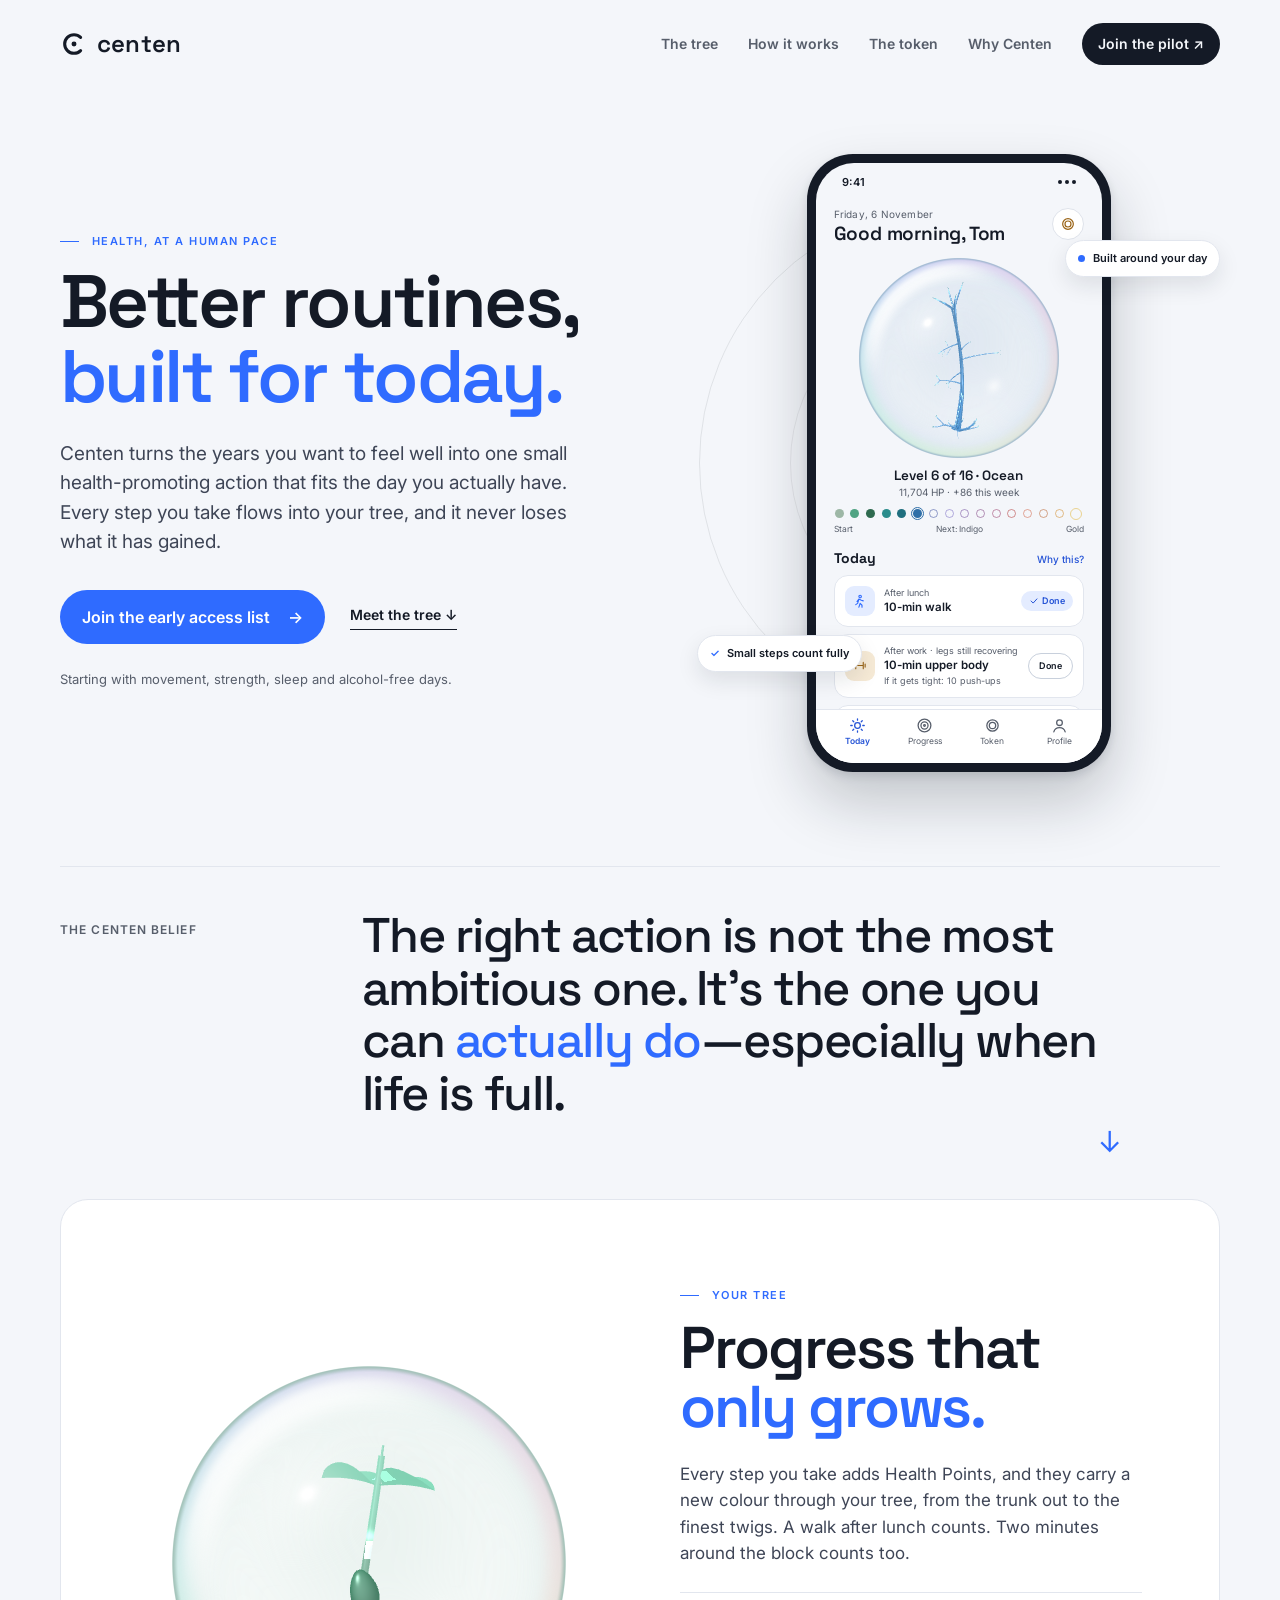
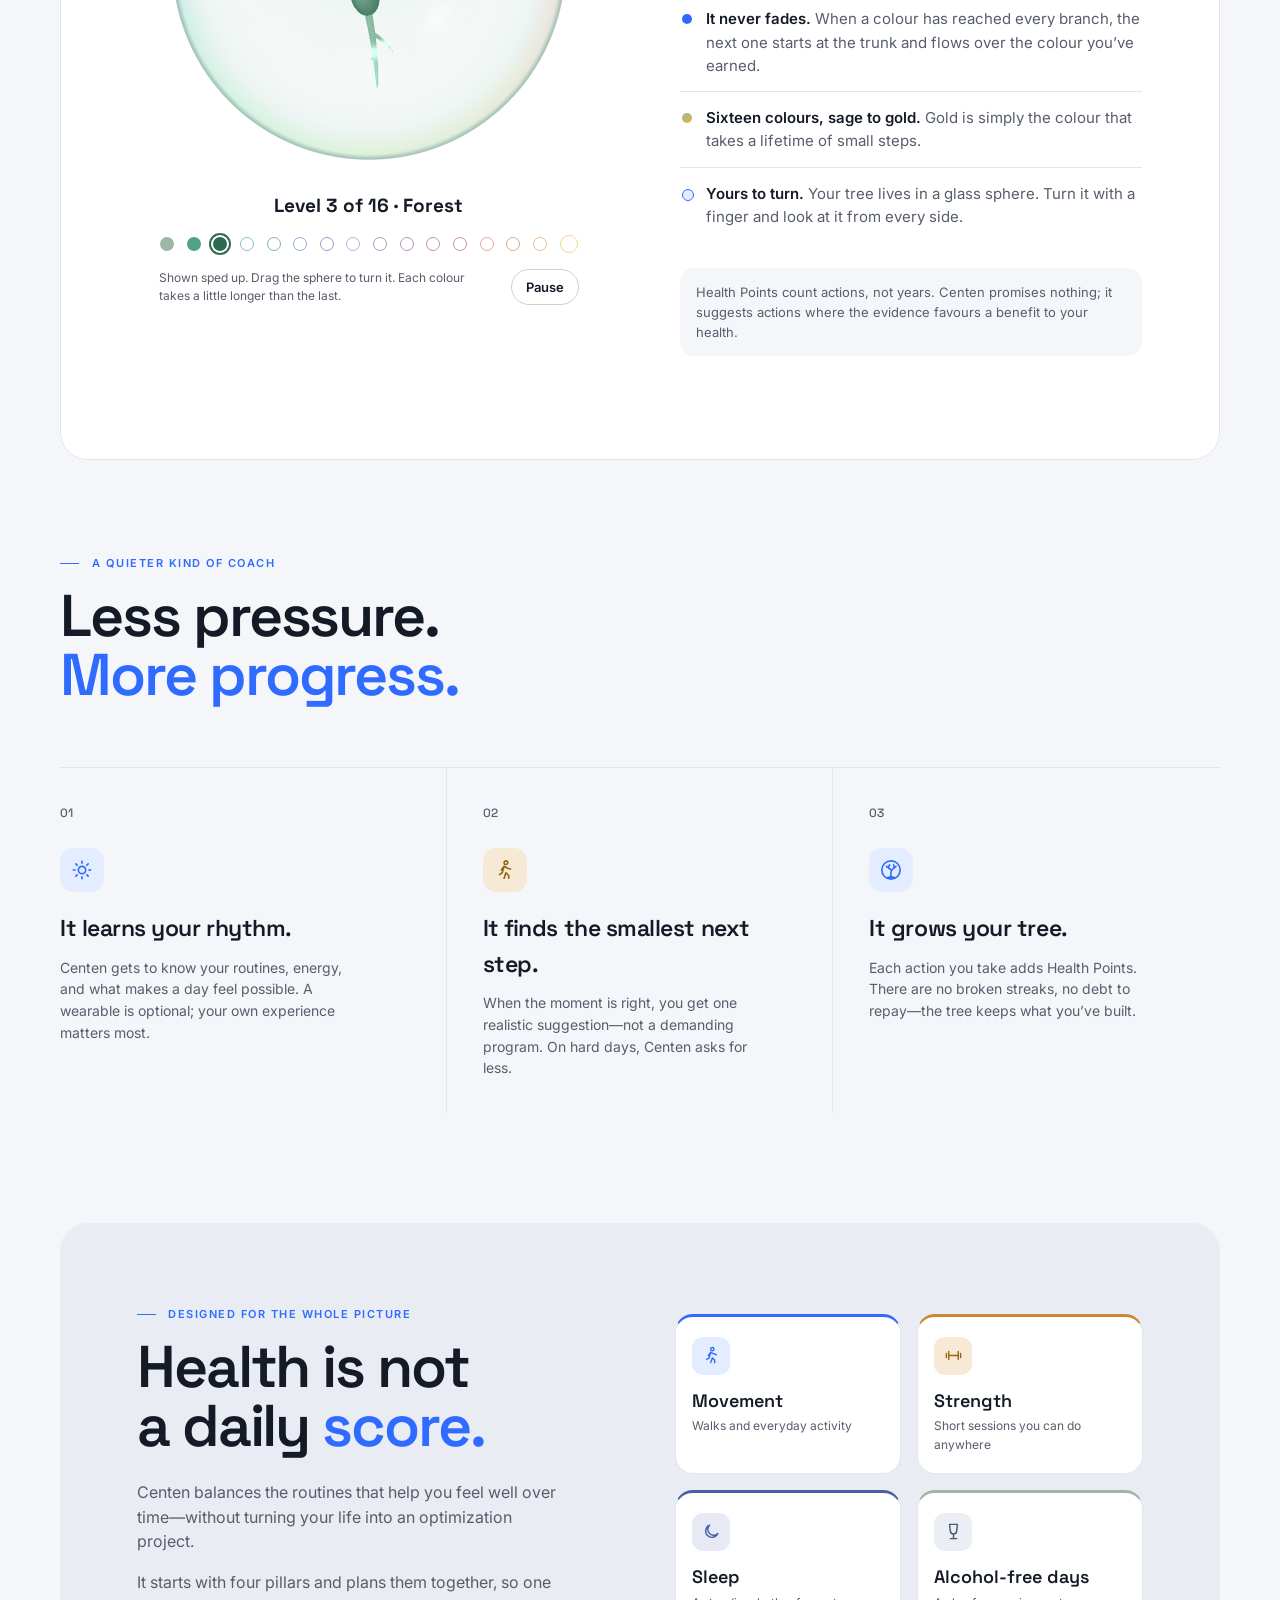
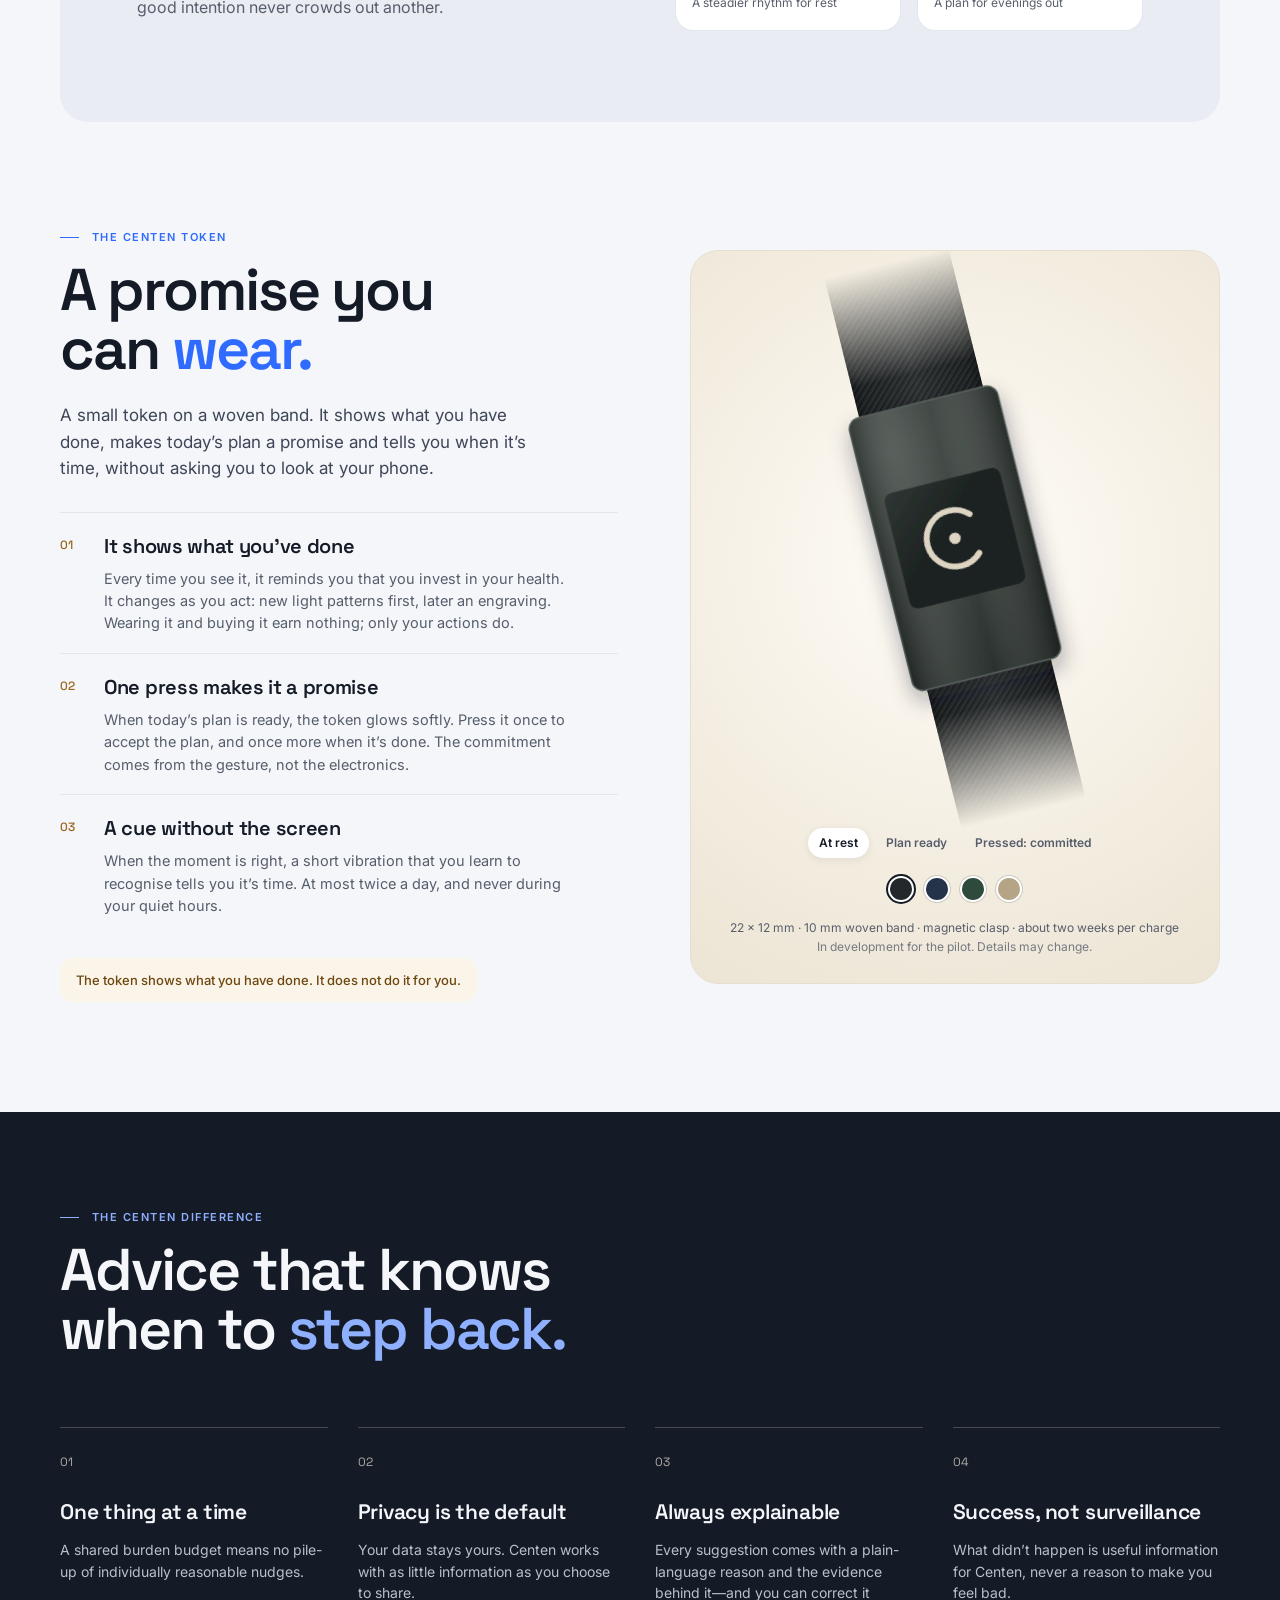
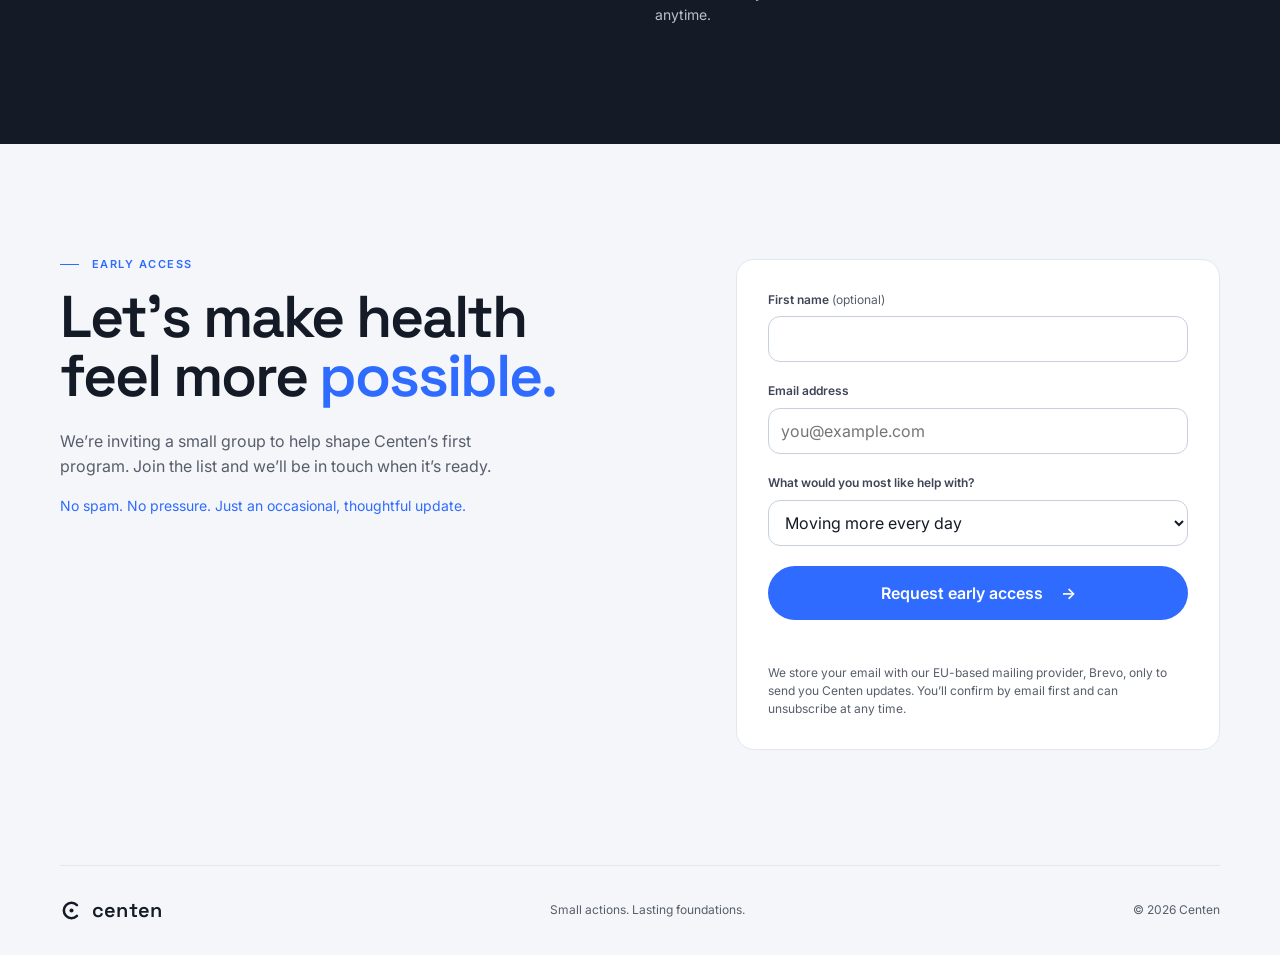
<file: index.html>
<!doctype html>
<html lang="en">
  <head>
    <meta charset="UTF-8" />
    <meta name="viewport" content="width=device-width, initial-scale=1.0" />
    <meta name="description" content="Centen turns your long-term health ambition into one small action that fits today, and a tree that grows with every step you take." />
    <meta name="theme-color" content="#141A26" />
    <title>Centen — Health routines that fit real life</title>
    <link rel="icon" href="assets/favicon.svg" type="image/svg+xml" />
    <link rel="icon" href="assets/favicon-32.png" sizes="32x32" type="image/png" />
    <link rel="apple-touch-icon" href="assets/apple-touch-icon.png" />
    <link rel="manifest" href="site.webmanifest" />
    <meta property="og:title" content="Centen — Health routines that fit real life" />
    <meta property="og:description" content="One small action that fits today, and a tree that only ever grows." />
    <meta property="og:image" content="assets/icon-512.png" />
    <link rel="preconnect" href="https://fonts.googleapis.com" />
    <link rel="preconnect" href="https://fonts.gstatic.com" crossorigin />
    <link href="https://fonts.googleapis.com/css2?family=Inter:wght@400;500;600&family=Space+Grotesk:wght@500;600&display=swap" rel="stylesheet" />
    <link rel="stylesheet" href="styles.css" />
  </head>
  <body>
    <header class="site-header">
      <a class="brand" href="#top" aria-label="Centen home">
        <svg class="brand-mark" aria-hidden="true" viewBox="0 0 120 120"><path d="M88.3 31.7 A40 40 0 1 0 88.3 88.3" fill="none" stroke="currentColor" stroke-width="13.2" stroke-linecap="round"/><circle cx="60" cy="60" r="10.6" fill="currentColor"/></svg>centen
      </a>
      <nav aria-label="Main navigation">
        <a href="#tree">The tree</a>
        <a href="#how-it-works">How it works</a>
        <a href="#token">The token</a>
        <a href="#principles">Why Centen</a>
        <a class="nav-cta" href="#waitlist">Join the pilot <span aria-hidden="true">↗</span></a>
      </nav>
    </header>

    <main id="top">
      <section class="hero section-shell">
        <div class="hero-copy">
          <p class="eyebrow"><span></span> Health, at a human pace</p>
          <h1>Better routines,<br /><em>built for today.</em></h1>
          <p class="hero-intro">Centen turns the years you want to feel well into one small health-promoting action that fits the day you actually have. Every step you take flows into your tree, and it never loses what it has gained.</p>
          <div class="hero-actions">
            <a class="button button-primary" href="#waitlist">Join the early access list <span aria-hidden="true">→</span></a>
            <a class="text-link" href="#tree">Meet the tree <span aria-hidden="true">↓</span></a>
          </div>
          <p class="fine-print">Starting with movement, strength, sleep and alcohol-free days.</p>
        </div>

        <div class="hero-visual">
          <div class="ring-echo" aria-hidden="true"></div>
          <figure class="phone" aria-label="Preview of the Centen Today screen">
            <div class="phone-screen">
              <div class="phone-status" aria-hidden="true"><span>9:41</span><span class="status-icons"><i></i><i></i><i></i></span></div>
              <div class="app-head">
                <div><span class="app-date">Friday, 6 November</span><strong class="app-greeting">Good morning, Tom</strong></div>
                <span class="token-btn" aria-label="Token connected" role="img"><svg aria-hidden="true" viewBox="0 0 24 24" fill="none" stroke="currentColor" stroke-width="1.8"><circle cx="12" cy="12" r="8"/><circle cx="12" cy="12" r="4.5"/></svg></span>
              </div>

              <canvas class="tree" data-tree="hero" role="img" aria-label="A tree in a glass sphere: Ocean flowing out from the trunk over the earned colour Petrol"></canvas>
              <div class="heart-meta">
                <strong data-level-title>Level 6 of 16 · Ocean</strong>
                <span><span data-hp>11,704</span> HP · +86 this week</span>
              </div>
              <div class="level-path" data-level-path="hero" aria-hidden="true"></div>
              <div class="level-caption" aria-hidden="true"><span>Start</span><span data-next>Next: Indigo</span><span>Gold</span></div>

              <div class="today-head"><strong>Today</strong><button type="button" data-open-explainer>Why this?</button></div>
              <div class="app-card">
                <span class="tile tile-move"><svg aria-hidden="true" viewBox="0 0 24 24" fill="none" stroke="currentColor" stroke-width="1.8" stroke-linecap="round" stroke-linejoin="round"><circle cx="13" cy="4" r="2"/><path d="M11 21l2-6 3 3v3M8 12l3-4 4 2 3 1M11 8l-2 7-3 2"/></svg></span>
                <div><small>After lunch</small><strong>10-min walk</strong></div>
                <span class="chip chip-done"><svg aria-hidden="true" viewBox="0 0 24 24" fill="none" stroke="currentColor" stroke-width="2.4" stroke-linecap="round" stroke-linejoin="round"><path d="M5 12l5 5 9-10"/></svg>Done</span>
              </div>
              <div class="app-card">
                <span class="tile tile-strength"><svg aria-hidden="true" viewBox="0 0 24 24" fill="none" stroke="currentColor" stroke-width="1.8" stroke-linecap="round"><path d="M6 7v10M3 9.5v5M18 7v10M21 9.5v5M6 12h12"/></svg></span>
                <div><small>After work · legs still recovering</small><strong>10-min upper body</strong><small>If it gets tight: 10 push-ups</small></div>
                <span class="chip chip-open">Done</span>
              </div>
              <div class="app-card">
                <span class="tile tile-alcohol"><svg aria-hidden="true" viewBox="0 0 24 24" fill="none" stroke="currentColor" stroke-width="1.8" stroke-linecap="round" stroke-linejoin="round"><path d="M7 3h10l-1 8a4 4 0 0 1-8 0L7 3zM12 15v6M8 21h8"/></svg></span>
                <div><small>Tonight · dinner with friends</small><strong>Alcohol-free</strong><small>Your plan: order a spritzer</small></div>
                <span class="chip chip-commit">Committed</span>
              </div>
              <div class="app-nav" aria-hidden="true">
                <span class="active"><svg viewBox="0 0 24 24" fill="none" stroke="currentColor" stroke-width="1.8" stroke-linecap="round"><circle cx="12" cy="12" r="4"/><path d="M12 2.5v2M12 19.5v2M2.5 12h2M19.5 12h2M5.3 5.3l1.4 1.4M17.3 17.3l1.4 1.4M5.3 18.7l1.4-1.4M17.3 6.7l1.4-1.4"/></svg>Today</span>
                <span><svg viewBox="0 0 24 24" fill="none" stroke="currentColor" stroke-width="1.8"><circle cx="12" cy="12" r="9"/><circle cx="12" cy="12" r="5"/><circle cx="12" cy="12" r="1.2"/></svg>Progress</span>
                <span><svg viewBox="0 0 24 24" fill="none" stroke="currentColor" stroke-width="1.8"><circle cx="12" cy="12" r="8"/><circle cx="12" cy="12" r="4.5"/></svg>Token</span>
                <span><svg viewBox="0 0 24 24" fill="none" stroke="currentColor" stroke-width="1.8" stroke-linecap="round"><circle cx="12" cy="8" r="4"/><path d="M4 21c1-4 4.5-6 8-6s7 2 8 6"/></svg>Profile</span>
              </div>
            </div>
          </figure>
          <div class="floating-note note-top"><span class="note-dot"></span> Built around your day</div>
          <div class="floating-note note-bottom"><span class="check">✓</span> Small steps count fully</div>
        </div>
      </section>

      <section class="belief section-shell">
        <div class="section-label">The Centen belief</div>
        <div class="belief-copy"><p>The right action is not the most ambitious one. It’s the one you can <em>actually do</em>—especially when life is full.</p><span class="arrow-down">↓</span></div>
      </section>

      <section class="heart-section section-shell" id="tree">
        <div class="heart-stage">
          <canvas class="tree tree-large" data-tree="journey" role="img" aria-label="A tree in a glass sphere growing from a seed, each new colour flowing from the trunk out to the finest twigs"></canvas>
          <p class="journey-title" aria-live="off"><strong data-journey-title>Level 1 of 16 · Sage</strong></p>
          <div class="level-path level-path-large" data-level-path="journey" aria-hidden="true"></div>
          <div class="journey-foot">
            <span>Shown sped up. Drag the sphere to turn it. Each colour takes a little longer than the last.</span>
            <button class="journey-toggle" type="button" data-journey-toggle>Pause</button>
          </div>
        </div>
        <div class="heart-copy">
          <p class="eyebrow"><span></span> Your tree</p>
          <h2>Progress that<br /><em>only grows.</em></h2>
          <p>Every step you take adds Health Points, and they carry a new colour through your tree, from the trunk out to the finest twigs. A walk after lunch counts. Two minutes around the block counts too.</p>
          <ul class="heart-facts">
            <li><strong>It never fades.</strong> When a colour has reached every branch, the next one starts at the trunk and flows over the colour you’ve earned.</li>
            <li><strong>Sixteen colours, sage to gold.</strong> Gold is simply the colour that takes a lifetime of small steps.</li>
            <li><strong>Yours to turn.</strong> Your tree lives in a glass sphere. Turn it with a finger and look at it from every side.</li>
          </ul>
          <p class="heart-note">Health Points count actions, not years. Centen promises nothing; it suggests actions where the evidence favours a benefit to your health.</p>
        </div>
      </section>

      <section class="how section-shell" id="how-it-works">
        <div class="section-heading"><p class="eyebrow"><span></span> A quieter kind of coach</p><h2>Less pressure.<br /><em>More progress.</em></h2></div>
        <div class="steps">
          <article class="step"><span class="step-number">01</span><div class="step-icon tile-move" aria-hidden="true"><svg viewBox="0 0 24 24" fill="none" stroke="currentColor" stroke-width="1.8" stroke-linecap="round"><circle cx="12" cy="12" r="4"/><path d="M12 2.5v2M12 19.5v2M2.5 12h2M19.5 12h2M5.3 5.3l1.4 1.4M17.3 17.3l1.4 1.4M5.3 18.7l1.4-1.4M17.3 6.7l1.4-1.4"/></svg></div><h3>It learns your rhythm.</h3><p>Centen gets to know your routines, energy, and what makes a day feel possible. A wearable is optional; your own experience matters most.</p></article>
          <article class="step"><span class="step-number">02</span><div class="step-icon tile-strength" aria-hidden="true"><svg viewBox="0 0 24 24" fill="none" stroke="currentColor" stroke-width="1.8" stroke-linecap="round" stroke-linejoin="round"><circle cx="13" cy="4" r="2"/><path d="M11 21l2-6 3 3v3M8 12l3-4 4 2 3 1M11 8l-2 7-3 2"/></svg></div><h3>It finds the smallest next step.</h3><p>When the moment is right, you get one realistic suggestion—not a demanding program. On hard days, Centen asks for less.</p></article>
          <article class="step"><span class="step-number">03</span><div class="step-icon tile-heart" aria-hidden="true"><svg viewBox="0 0 24 24" fill="none" stroke="currentColor" stroke-width="1.8" stroke-linecap="round" stroke-linejoin="round"><circle cx="12" cy="12" r="10"/><path d="M12 20c0-3-.6-5 .5-7.5M12.5 12.5C11 10 8.5 9.5 7 8M12.5 12.5c1.6-2.2 3.8-3 5-4.5M9.5 10.2c-.3-1.4.2-2.8 1-3.8M15 10.2c.6-1.3.4-2.7-.2-3.7M12 20c-1.4-.4-2.8-.2-4 .4M12 20c1.4-.4 2.8-.2 4 .4"/></svg></div><h3>It grows your tree.</h3><p>Each action you take adds Health Points. There are no broken streaks, no debt to repay—the tree keeps what you’ve built.</p></article>
        </div>
      </section>

      <section class="today-section section-shell">
        <div class="today-copy"><p class="eyebrow"><span></span> Designed for the whole picture</p><h2>Health is not<br />a daily <em>score.</em></h2><p>Centen balances the routines that help you feel well over time—without turning your life into an optimization project.</p><p>It starts with four pillars and plans them together, so one good intention never crowds out another.</p></div>
        <div class="domains" role="list" aria-label="Centen health pillars">
          <div role="listitem" style="--pillar:#2F6BFF"><span class="domain-icon tile-move"><svg aria-hidden="true" viewBox="0 0 24 24" fill="none" stroke="currentColor" stroke-width="1.8" stroke-linecap="round" stroke-linejoin="round"><circle cx="13" cy="4" r="2"/><path d="M11 21l2-6 3 3v3M8 12l3-4 4 2 3 1M11 8l-2 7-3 2"/></svg></span><strong>Movement</strong><small>Walks and everyday activity</small></div>
          <div role="listitem" style="--pillar:#C98A2E"><span class="domain-icon tile-strength"><svg aria-hidden="true" viewBox="0 0 24 24" fill="none" stroke="currentColor" stroke-width="1.8" stroke-linecap="round"><path d="M6 7v10M3 9.5v5M18 7v10M21 9.5v5M6 12h12"/></svg></span><strong>Strength</strong><small>Short sessions you can do anywhere</small></div>
          <div role="listitem" style="--pillar:#4A5FA8"><span class="domain-icon tile-sleep"><svg aria-hidden="true" viewBox="0 0 24 24" fill="none" stroke="currentColor" stroke-width="1.8" stroke-linecap="round" stroke-linejoin="round"><path d="M20 14.5A8 8 0 1 1 9.5 4a6.5 6.5 0 0 0 10.5 10.5z"/></svg></span><strong>Sleep</strong><small>A steadier rhythm for rest</small></div>
          <div role="listitem" style="--pillar:#9DB7A6"><span class="domain-icon tile-alcohol"><svg aria-hidden="true" viewBox="0 0 24 24" fill="none" stroke="currentColor" stroke-width="1.8" stroke-linecap="round" stroke-linejoin="round"><path d="M7 3h10l-1 8a4 4 0 0 1-8 0L7 3zM12 15v6M8 21h8"/></svg></span><strong>Alcohol-free days</strong><small>A plan for evenings out</small></div>
        </div>
      </section>

      <section class="token-section section-shell" id="token">
        <div class="token-copy">
          <p class="eyebrow"><span></span> The Centen token</p>
          <h2>A promise you<br />can <em>wear.</em></h2>
          <p class="token-intro">A small token on a woven band. It shows what you have done, makes today’s plan a promise and tells you when it’s time, without asking you to look at your phone.</p>
          <ol class="token-reasons">
            <li><span>01</span><div><h3>It shows what you’ve done</h3><p>Every time you see it, it reminds you that you invest in your health. It changes as you act: new light patterns first, later an engraving. Wearing it and buying it earn nothing; only your actions do.</p></div></li>
            <li><span>02</span><div><h3>One press makes it a promise</h3><p>When today’s plan is ready, the token glows softly. Press it once to accept the plan, and once more when it’s done. The commitment comes from the gesture, not the electronics.</p></div></li>
            <li><span>03</span><div><h3>A cue without the screen</h3><p>When the moment is right, a short vibration that you learn to recognise tells you it’s time. At most twice a day, and never during your quiet hours.</p></div></li>
          </ol>
          <p class="token-note">The token shows what you have done. It does not do it for you.</p>
        </div>

        <div class="token-stage" data-token-stage data-state="plan">
          <button class="token-press" type="button" data-token-press aria-label="Press the token to accept today’s plan">
            <svg class="token-art" viewBox="20 0 480 800" role="img" aria-label="The Centen token on a flat woven band, the open-ring mark glowing softly">
              <defs>
                <radialGradient id="tk-body" cx="200" cy="260" r="420" gradientUnits="userSpaceOnUse"><stop offset="0" stop-color="#4A524E"/><stop offset="1" stop-color="#232A27"/></radialGradient>
                <linearGradient id="tk-brush" x1="0" y1="0" x2="1" y2="0"><stop offset="0" stop-color="#000" stop-opacity=".25"/><stop offset=".3" stop-color="#fff" stop-opacity=".08"/><stop offset=".55" stop-color="#fff" stop-opacity="0"/><stop offset="1" stop-color="#000" stop-opacity=".3"/></linearGradient>
                <linearGradient id="tk-glass" x1="0" y1="0" x2="1" y2="1"><stop offset="0" stop-color="#fff" stop-opacity=".09"/><stop offset=".45" stop-color="#fff" stop-opacity="0"/></linearGradient>
                <linearGradient id="tk-fade" x1="0" y1="0" x2="0" y2="1"><stop offset="0" stop-color="#000"/><stop offset=".2" stop-color="#fff"/><stop offset=".8" stop-color="#fff"/><stop offset="1" stop-color="#000"/></linearGradient>
                <mask id="tk-band-mask"><rect x="0" y="0" width="520" height="800" fill="url(#tk-fade)"/></mask>
                <linearGradient id="tk-band-shade" x1="0" y1="0" x2="1" y2="0"><stop offset="0" stop-color="#000" stop-opacity=".3"/><stop offset=".08" stop-color="#000" stop-opacity=".05"/><stop offset=".5" stop-color="#fff" stop-opacity=".06"/><stop offset=".92" stop-color="#000" stop-opacity=".05"/><stop offset="1" stop-color="#000" stop-opacity=".32"/></linearGradient>
                <pattern id="tk-twill" width="10" height="10" patternUnits="userSpaceOnUse" x="170" y="0"><path d="M-2 12 L12 -2 M-7 7 L7 -7 M3 17 L17 3" fill="none" stroke="#000" stroke-opacity=".32" stroke-width="2.6"/><path d="M-2 9 L9 -2 M3 14 L14 3" fill="none" stroke="#fff" stroke-opacity=".1" stroke-width="1.2"/></pattern>
                <filter id="tk-shadow" x="-30%" y="-30%" width="160%" height="160%"><feDropShadow dx="0" dy="14" stdDeviation="16" flood-color="#141A26" flood-opacity=".34"/></filter>
                <filter id="tk-bloom" x="-50%" y="-50%" width="200%" height="200%"><feGaussianBlur stdDeviation="9"/></filter>
              </defs>
              <g transform="rotate(-14 260 400)">
                <g mask="url(#tk-band-mask)">
                  <rect class="tk-band" x="170" y="0" width="180" height="800"/>
                  <rect x="170" y="0" width="180" height="800" fill="url(#tk-twill)"/>
                  <rect x="170" y="0" width="180" height="800" fill="url(#tk-band-shade)"/>
                </g>
                <g class="tk-body" filter="url(#tk-shadow)">
                  <rect x="152" y="202" width="216" height="396" rx="16" fill="url(#tk-body)"/>
                  <rect x="152" y="202" width="216" height="396" rx="16" fill="url(#tk-brush)" stroke="#59625D" stroke-width="2"/>
                  <rect x="176" y="316" width="168" height="168" rx="12" fill="#1B2220"/>
                  <g transform="translate(200 340)">
                    <g class="tk-glow">
                      <path d="M88.3 31.7 A40 40 0 1 0 88.3 88.3" fill="none" stroke="#F2EBDD" stroke-opacity=".55" stroke-width="18" stroke-linecap="round" filter="url(#tk-bloom)"/>
                      <circle class="tk-dot-glow" cx="60" cy="60" r="16" filter="url(#tk-bloom)"/>
                      <path d="M88.3 31.7 A40 40 0 1 0 88.3 88.3" fill="none" stroke="#F2EBDD" stroke-opacity=".12" stroke-width="22" stroke-linecap="round"/>
                    </g>
                    <path class="tk-arc" d="M88.3 31.7 A40 40 0 1 0 88.3 88.3" fill="none" stroke-width="8.05" stroke-linecap="round"/>
                    <circle class="tk-dot" cx="60" cy="60" r="8.025"/>
                  </g>
                  <rect x="176" y="316" width="168" height="168" rx="12" fill="url(#tk-glass)"/>
                </g>
              </g>
            </svg>
          </button>
          <ol class="token-states" aria-label="What the token does">
            <li data-step="rest">At rest</li>
            <li data-step="plan">Plan ready</li>
            <li data-step="done">Pressed: committed</li>
          </ol>
          <div class="band-swatches" role="group" aria-label="Band colour">
            <button type="button" data-band="#24282A" aria-pressed="true" aria-label="Black band" style="--sw:#24282A"></button>
            <button type="button" data-band="#24324A" aria-pressed="false" aria-label="Navy band" style="--sw:#24324A"></button>
            <button type="button" data-band="#2E4A3C" aria-pressed="false" aria-label="Forest green band" style="--sw:#2E4A3C"></button>
            <button type="button" data-band="#B5A486" aria-pressed="false" aria-label="Sand band" style="--sw:#B5A486"></button>
          </div>
          <p class="token-spec">22 × 12 mm · 10 mm woven band · magnetic clasp · about two weeks per charge<br /><span>In development for the pilot. Details may change.</span></p>
        </div>
      </section>

      <section class="principles" id="principles">
        <div class="section-shell"><p class="eyebrow light"><span></span> The Centen difference</p><h2>Advice that knows<br />when to <em>step back.</em></h2><div class="principle-grid"><article><span>01</span><h3>One thing at a time</h3><p>A shared burden budget means no pile-up of individually reasonable nudges.</p></article><article><span>02</span><h3>Privacy is the default</h3><p>Your data stays yours. Centen works with as little information as you choose to share.</p></article><article><span>03</span><h3>Always explainable</h3><p>Every suggestion comes with a plain-language reason and the evidence behind it—and you can correct it anytime.</p></article><article><span>04</span><h3>Success, not surveillance</h3><p>What didn’t happen is useful information for Centen, never a reason to make you feel bad.</p></article></div></div>
      </section>

      <section class="waitlist section-shell" id="waitlist">
        <div class="waitlist-copy"><p class="eyebrow"><span></span> Early access</p><h2>Let’s make health<br />feel more <em>possible.</em></h2><p>We’re inviting a small group to help shape Centen’s first program. Join the list and we’ll be in touch when it’s ready.</p><p class="waitlist-note">No spam. No pressure. Just an occasional, thoughtful update.</p></div>
        <form class="signup-form" id="waitlist-form" novalidate>
          <label for="name">First name <span>(optional)</span></label><input id="name" name="FIRSTNAME" autocomplete="given-name" type="text" />
          <label for="email">Email address</label><input id="email" name="EMAIL" autocomplete="email" type="email" required placeholder="you@example.com" />
          <label for="interest">What would you most like help with?</label><select id="interest" name="INTEREST"><option value="Movement">Moving more every day</option><option value="Strength">Building strength</option><option value="Sleep">Sleeping more steadily</option><option value="Alcohol-free">More alcohol-free days</option><option value="Whole health">A more balanced health routine</option></select>
          <input class="honeypot" type="text" name="email_address_check" value="" tabindex="-1" autocomplete="off" aria-hidden="true" />
          <input type="hidden" name="locale" value="en" />
          <button class="button button-primary" type="submit">Request early access <span aria-hidden="true">→</span></button>
          <p class="form-status" id="form-status" role="status" aria-live="polite"></p>
          <p class="form-privacy">We store your email with our EU-based mailing provider, Brevo, only to send you Centen updates. You’ll confirm by email first and can unsubscribe at any time.</p>
        </form>
      </section>
    </main>

    <footer class="site-footer section-shell"><a class="brand" href="#top"><svg class="brand-mark" aria-hidden="true" viewBox="0 0 120 120"><path d="M88.3 31.7 A40 40 0 1 0 88.3 88.3" fill="none" stroke="currentColor" stroke-width="13.2" stroke-linecap="round"/><circle cx="60" cy="60" r="10.6" fill="currentColor"/></svg>centen</a><p>Small actions. Lasting foundations.</p><span>© <span id="year"></span> Centen</span></footer>

    <dialog class="explainer" id="explainer"><button class="close-dialog" type="button" aria-label="Close explanation" data-close-explainer>×</button><p class="eyebrow"><span></span> Why this today?</p><h2>Because a small action that happens is more valuable than a bigger one that doesn’t.</h2><p>Centen considers the rhythm of your day, then suggests a step with room to succeed. It only proposes actions where there is more evidence that they benefit health than that they don’t. You can always adjust the plan.</p><button class="button button-primary" type="button" data-close-explainer>Got it</button></dialog>
    <script src="tree-sphere.js"></script>
    <script src="script.js"></script>
  </body>
</html>
</file>
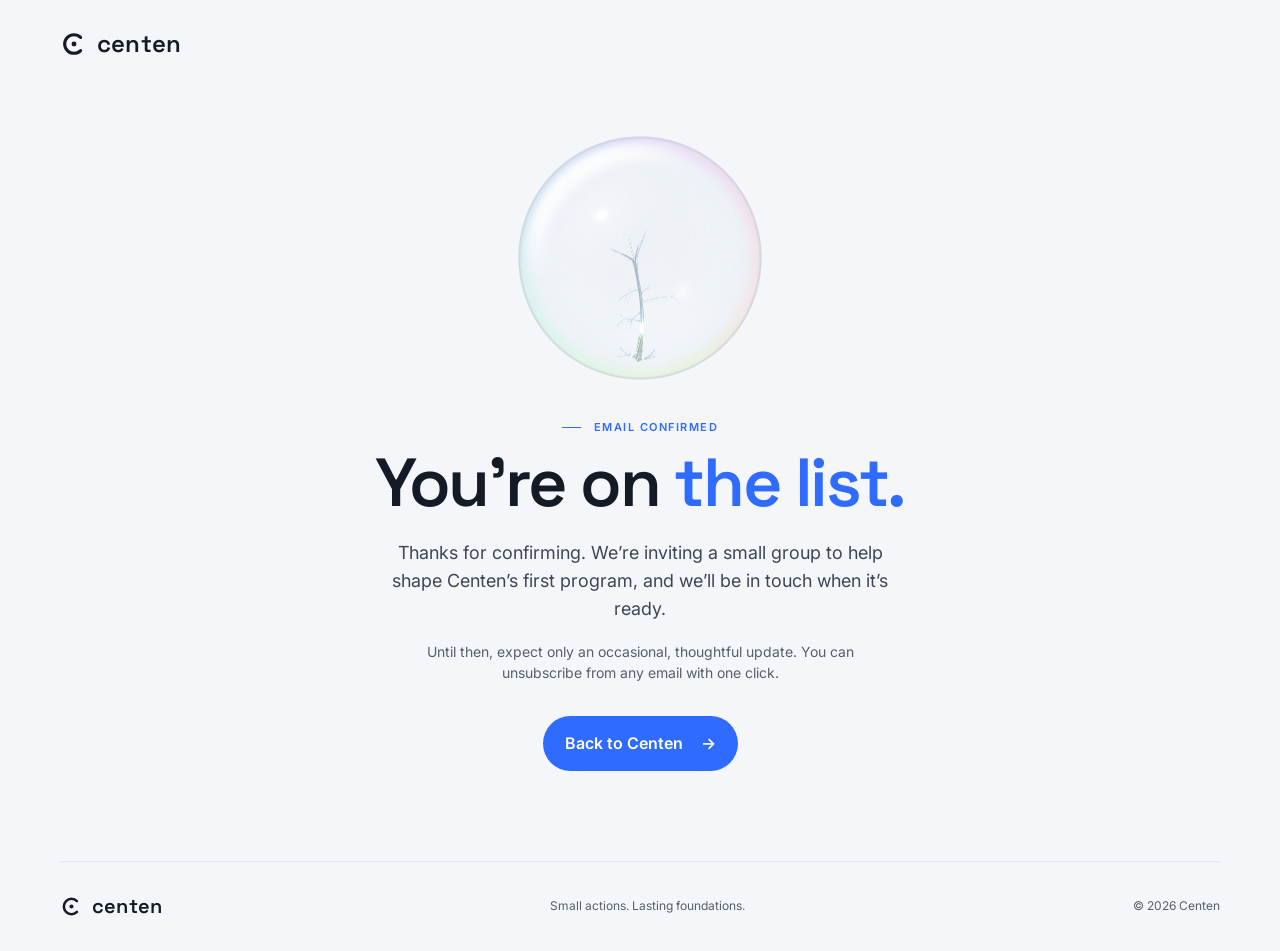
<file: thanks/index.html>
<!doctype html>
<html lang="en">
  <head>
    <meta charset="UTF-8" />
    <meta name="viewport" content="width=device-width, initial-scale=1.0" />
    <meta name="robots" content="noindex" />
    <meta name="theme-color" content="#141A26" />
    <title>You’re on the list — Centen</title>
    <link rel="icon" href="../assets/favicon.svg" type="image/svg+xml" />
    <link rel="icon" href="../assets/favicon-32.png" sizes="32x32" type="image/png" />
    <link rel="apple-touch-icon" href="../assets/apple-touch-icon.png" />
    <link rel="preconnect" href="https://fonts.googleapis.com" />
    <link rel="preconnect" href="https://fonts.gstatic.com" crossorigin />
    <link href="https://fonts.googleapis.com/css2?family=Inter:wght@400;500;600&family=Space+Grotesk:wght@500;600&display=swap" rel="stylesheet" />
    <link rel="stylesheet" href="../styles.css" />
  </head>
  <body class="thanks-page">
    <header class="site-header">
      <a class="brand" href="../" aria-label="Centen home">
        <svg class="brand-mark" aria-hidden="true" viewBox="0 0 120 120"><path d="M88.3 31.7 A40 40 0 1 0 88.3 88.3" fill="none" stroke="currentColor" stroke-width="13.2" stroke-linecap="round"/><circle cx="60" cy="60" r="10.6" fill="currentColor"/></svg>centen
      </a>
    </header>

    <main class="thanks section-shell">
      <!-- Day one: level 1, Sage, just starting to flow up the trunk. -->
      <canvas class="tree thanks-heart" data-tree="thanks" role="img" aria-label="A tree in a glass sphere, Sage just starting to flow up from the roots"></canvas>

      <p class="eyebrow"><span></span> Email confirmed</p>
      <h1>You’re on <em>the list.</em></h1>
      <p class="thanks-intro">Thanks for confirming. We’re inviting a small group to help shape Centen’s first program, and we’ll be in touch when it’s ready.</p>
      <p class="thanks-note">Until then, expect only an occasional, thoughtful update. You can unsubscribe from any email with one click.</p>
      <a class="button button-primary" href="../">Back to Centen <span aria-hidden="true">→</span></a>
    </main>

    <footer class="site-footer section-shell"><a class="brand" href="../"><svg class="brand-mark" aria-hidden="true" viewBox="0 0 120 120"><path d="M88.3 31.7 A40 40 0 1 0 88.3 88.3" fill="none" stroke="currentColor" stroke-width="13.2" stroke-linecap="round"/><circle cx="60" cy="60" r="10.6" fill="currentColor"/></svg>centen</a><p>Small actions. Lasting foundations.</p><span>© 2026 Centen</span></footer>
    <script src="../tree-sphere.js"></script>
    <script>
      try { new TreeSphere(document.querySelector('[data-tree="thanks"]'), { palette: ['#9DB7A6'], stage: 1, progress: 0.18 }); }
      catch { document.querySelector('[data-tree="thanks"]').classList.add('tree-fallback'); }
    </script>
  </body>
</html>
</file>
<file: styles.css>
:root { --bg:#F4F6FA; --surface:#FFFFFF; --tint:#E9ECF3; --ink:#141A26; --muted:#575E6B; --line:#E2E6EE; --outline:#C8D0DC; --accent:#2F6BFF; --accent-dark:#2453D6; --chip:#E4ECFF; --amber:#9A6417; --amber-bg:#FBF4E8; --amber-text:#6E4710; --strength-bg:#F6EAD6; --sage:#9DB7A6; --mint:#4FA383; --warm-white:#F2EBDD; --accent-light:#8FB0FF; --display:"Space Grotesk",system-ui,sans-serif; }
* { box-sizing:border-box; } html { scroll-behavior:smooth; } body { margin:0; color:var(--ink); background:var(--bg); font-family:Inter,system-ui,sans-serif; font-size:16px; line-height:1.55; overflow-x:hidden; } a { color:inherit; text-decoration:none; } button,input,select { font:inherit; } svg { display:block; } .section-shell,.site-header { width:min(1160px,calc(100% - 48px)); margin-inline:auto; }
.site-header { height:88px; display:flex; align-items:center; justify-content:space-between; } .brand { display:flex; align-items:center; gap:9px; font-family:var(--display); font-size:24px; font-weight:600; letter-spacing:.01em; } .brand-mark { width:28px; height:28px; color:var(--ink); } nav { display:flex; align-items:center; gap:30px; font-size:14px; font-weight:600; } nav a:not(.nav-cta) { color:var(--muted); } nav a:not(.nav-cta):hover { color:var(--ink); } .nav-cta { background:var(--ink); color:var(--bg); border-radius:999px; padding:10px 16px; }
.hero { padding:56px 0 84px; display:grid; grid-template-columns:1fr .9fr; gap:56px; align-items:center; } .eyebrow { margin:0 0 18px; color:var(--accent); font-size:11px; line-height:1; letter-spacing:1.5px; text-transform:uppercase; font-weight:600; } .eyebrow span { display:inline-block; width:19px; height:1px; margin:0 8px 3px 0; background:currentColor; } h1,h2,h3,p { margin-top:0; } h1,h2 { font-family:var(--display); font-weight:600; letter-spacing:-.035em; line-height:1; } h1 { font-size:clamp(44px,5.8vw,78px); margin:0 0 25px; } h1 em,h2 em { color:var(--accent); font-style:normal; } .hero-intro { max-width:510px; font-size:19px; line-height:1.55; color:#3E4556; } .hero-actions { display:flex; align-items:center; gap:25px; margin-top:33px; } .button { border:0; border-radius:999px; cursor:pointer; display:inline-flex; align-items:center; justify-content:center; gap:18px; font-weight:600; padding:15px 22px; transition:transform .2s,background .2s; } .button:hover { transform:translateY(-2px); } .button-primary { color:#fff; background:var(--accent); } .button-primary:hover { background:var(--accent-dark); } .text-link { font-weight:600; font-size:14px; border-bottom:1px solid var(--ink); padding-bottom:3px; } .fine-print { color:var(--muted); font-size:13px; margin:25px 0 0; }

/* Phone mockup of the Today screen (Herz.dc.html) */
.hero-visual { position:relative; display:grid; place-items:center; padding:10px 0; } .ring-echo { position:absolute; width:520px; height:520px; border-radius:50%; border:1px solid rgba(20,26,38,.09); clip-path:polygon(0 0,62% 0,50% 50%,62% 100%,0 100%); } .ring-echo::after { content:""; position:absolute; inset:90px; border-radius:50%; border:1px solid rgba(20,26,38,.07); }
.phone { position:relative; z-index:1; margin:0; width:304px; padding:9px; border-radius:46px; background:var(--ink); box-shadow:0 30px 60px rgba(20,26,38,.22),0 4px 10px rgba(20,26,38,.12); } .phone-screen { position:relative; height:600px; overflow:hidden; border-radius:38px; background:var(--bg); padding:12px 18px 0; font-size:11px; line-height:1.35; } .phone-status { display:flex; justify-content:space-between; align-items:center; padding:0 8px; font-size:11px; font-weight:600; } .status-icons { display:flex; gap:3px; } .status-icons i { width:4px; height:4px; border-radius:50%; background:var(--ink); }
.app-head { display:flex; justify-content:space-between; align-items:flex-start; margin-top:18px; } .app-date { display:block; color:var(--muted); font-size:10px; letter-spacing:.02em; } .app-greeting { display:block; font-family:var(--display); font-size:19px; font-weight:600; letter-spacing:-.01em; } .token-btn { display:grid; place-items:center; width:32px; height:32px; border-radius:50%; border:1px solid #DFE3EB; background:#fff; color:var(--amber); } .token-btn svg { width:16px; height:16px; }
.tree { display:block; width:100%; aspect-ratio:1; cursor:grab; } .tree:active { cursor:grabbing; } .phone .tree { width:214px; margin:4px auto 2px; } .tree-fallback { border-radius:50%; background:radial-gradient(circle at 38% 32%,#fff 0 8%,transparent 30%),radial-gradient(circle,rgba(47,111,168,.10) 55%,rgba(47,111,168,.28) 100%); box-shadow:inset 0 0 0 1.5px rgba(120,140,170,.45); }
.heart-meta { display:flex; flex-direction:column; align-items:center; gap:1px; } .heart-meta strong { font-family:var(--display); font-size:13.5px; font-weight:600; } .heart-meta > span { color:var(--muted); font-size:10px; }
.level-path { display:flex; justify-content:space-between; align-items:center; padding:8px 1px 0; } .level-path span { width:9px; height:9px; border-radius:50%; flex:none; } .level-path span:last-child { width:12px; height:12px; } .level-path .earned { background:var(--c); } .level-path .current { background:var(--c); outline:1.5px solid var(--c); outline-offset:1.5px; } .level-path .upcoming { border:1.2px solid var(--c); opacity:.55; } .level-caption { display:flex; justify-content:space-between; margin-top:4px; color:var(--muted); font-size:8.5px; }
.today-head { display:flex; justify-content:space-between; align-items:baseline; margin:14px 0 7px; } .today-head strong { font-family:var(--display); font-size:14px; } .today-head button { border:0; background:none; padding:0; color:var(--accent-dark); font-size:10px; font-weight:500; cursor:pointer; } .today-head button:hover { text-decoration:underline; }
.app-card { display:flex; align-items:center; gap:9px; margin-bottom:7px; padding:10px; background:var(--surface); border:1px solid var(--line); border-radius:14px; } .app-card > div { flex:1; min-width:0; display:flex; flex-direction:column; gap:1px; } .app-card small { color:var(--muted); font-size:9px; } .app-card strong { font-size:11.5px; font-weight:600; } .tile { flex:none; display:grid; place-items:center; width:30px; height:30px; border-radius:9px; } .tile svg { width:15px; height:15px; } .tile-move { background:var(--chip); color:var(--accent); } .tile-strength { background:var(--strength-bg); color:var(--amber); } .tile-alcohol { background:#EBEEF4; color:#4E5A6E; } .tile-sleep { background:#E7EAF5; color:#4A5FA8; } .tile-heart { background:var(--chip); color:var(--accent); }
.chip { flex:none; display:inline-flex; align-items:center; gap:3px; padding:4px 8px; border-radius:999px; font-size:9px; font-weight:600; } .chip svg { width:10px; height:10px; } .chip-done { background:var(--chip); color:var(--accent-dark); } .chip-open { border:1px solid var(--outline); background:#fff; padding:6px 10px; } .chip-commit { background:var(--amber-bg); color:var(--amber-text); }
.app-nav { position:absolute; left:0; right:0; bottom:0; display:grid; grid-template-columns:repeat(4,1fr); padding:7px 8px 16px; background:#fff; border-top:1px solid var(--line); } .app-nav span { display:flex; flex-direction:column; align-items:center; gap:2px; color:var(--muted); font-size:8.5px; } .app-nav svg { width:17px; height:17px; } .app-nav .active { color:var(--accent-dark); font-weight:600; }
.floating-note { z-index:2; position:absolute; padding:9px 12px; border-radius:999px; background:#fff; border:1px solid var(--line); box-shadow:0 9px 22px rgba(20,26,38,.1); font-size:11px; font-weight:600; } .note-top { top:96px; right:0; } .note-bottom { left:0; bottom:110px; } .note-dot { display:inline-block; width:7px; height:7px; border-radius:50%; background:var(--accent); margin-right:5px; } .check { color:var(--accent); margin-right:4px; }

.belief { display:grid; grid-template-columns:26% 1fr; padding:42px 0 80px; border-top:1px solid var(--line); } .section-label { padding-top:12px; color:var(--muted); font-size:12px; text-transform:uppercase; letter-spacing:1.1px; font-weight:600; } .belief-copy { position:relative; max-width:760px; } .belief-copy p { margin:0; font-family:var(--display); font-weight:500; font-size:clamp(30px,3.8vw,50px); line-height:1.08; letter-spacing:-.03em; } .belief-copy em { color:var(--accent); font-style:normal; } .arrow-down { position:absolute; right:1px; bottom:-46px; color:var(--accent); font-size:29px; }

/* The tree */
.heart-section { display:grid; grid-template-columns:1fr 1fr; gap:80px; align-items:center; padding:90px clamp(25px,6vw,80px); background:var(--surface); border:1px solid var(--line); border-radius:28px; } .heart-stage { max-width:420px; width:100%; justify-self:center; } .tree-large.restart { animation:fadein .5s ease; } @keyframes fadein { from { opacity:.2; } }
.journey-title { margin:18px 0 0; text-align:center; font-family:var(--display); font-size:19px; } .level-path-large { padding-top:14px; } .level-path-large span { width:14px; height:14px; } .level-path-large span:last-child { width:18px; height:18px; } .level-path-large .current { outline-width:2px; outline-offset:2px; } .level-path-large .upcoming { border-width:1.5px; } .level-path span { transition:background .3s,opacity .3s; }
.journey-foot { display:flex; justify-content:space-between; align-items:center; gap:16px; margin-top:16px; color:var(--muted); font-size:12px; } .journey-toggle { flex:none; min-height:36px; padding:0 14px; border-radius:999px; border:1px solid var(--outline); background:#fff; color:var(--ink); font-size:13px; font-weight:600; cursor:pointer; }
.heart-copy h2 { font-size:clamp(42px,4.6vw,62px); margin-bottom:24px; } .heart-copy > p:not(.eyebrow) { color:#3E4556; font-size:17px; max-width:470px; } .heart-facts { list-style:none; margin:26px 0; padding:0; } .heart-facts li { padding:14px 0 14px 26px; border-top:1px solid var(--line); color:var(--muted); font-size:15px; position:relative; } .heart-facts li::before { content:""; position:absolute; left:2px; top:21px; width:10px; height:10px; border-radius:50%; background:var(--accent); } .heart-facts li:nth-child(2)::before { background:linear-gradient(135deg,var(--sage),#E0B53A); } .heart-facts li:nth-child(3)::before { background:var(--chip); border:1px solid var(--accent); } .heart-facts strong { color:var(--ink); font-weight:600; } .heart-note { padding:14px 16px; border-radius:14px; background:var(--bg); color:var(--muted)!important; font-size:13px!important; }

.how { padding:98px 0 110px; } .section-heading h2,.today-copy h2,.waitlist h2,.principles h2 { font-size:clamp(42px,4.6vw,62px); margin-bottom:0; } .steps { display:grid; grid-template-columns:repeat(3,1fr); margin-top:62px; border-top:1px solid var(--line); } .step { min-height:270px; padding:31px 36px 20px 0; border-right:1px solid var(--line); } .step + .step { padding-left:36px; } .step:last-child { border:0; } .step-number { color:var(--muted); font-family:var(--display); font-size:12px; font-weight:500; } .step-icon { display:grid; place-items:center; width:44px; height:44px; margin:24px 0 19px; border-radius:13px; } .step-icon svg { width:22px; height:22px; } .step h3 { margin-bottom:10px; font-family:var(--display); font-size:23px; font-weight:600; letter-spacing:-.02em; } .step p { color:var(--muted); font-size:14px; max-width:290px; }
.today-section { padding:86px clamp(25px,6vw,80px); display:grid; grid-template-columns:1fr 1fr; gap:70px; background:var(--tint); border-radius:28px; } .today-copy > p:not(.eyebrow) { max-width:430px; color:var(--muted); } .today-copy h2 { margin-bottom:24px; } .domains { display:grid; grid-template-columns:1fr 1fr; align-content:center; gap:16px; } .domains > div { padding:20px 16px 18px; background:var(--surface); border:1px solid var(--line); border-radius:18px; border-top:3px solid var(--pillar); } .domain-icon { display:grid; place-items:center; width:38px; height:38px; border-radius:11px; margin-bottom:12px; } .domain-icon svg { width:19px; height:19px; } .domains strong,.domains small { display:block; } .domains strong { font-family:var(--display); font-size:18px; font-weight:600; } .domains small { color:var(--muted); font-size:12px; margin-top:3px; }
.principles { margin-top:110px; padding:100px 0 104px; background:var(--ink); color:var(--bg); } .light { color:var(--accent-light); } .principles h2 em { color:var(--accent-light); } .principle-grid { display:grid; grid-template-columns:repeat(4,1fr); gap:30px; margin-top:68px; } .principle-grid article { border-top:1px solid rgba(244,246,250,.22); padding-top:20px; } .principle-grid span { color:var(--warm-white); opacity:.7; font-family:var(--display); font-size:12px; } .principle-grid h3 { margin:24px 0 10px; font-family:var(--display); font-size:21px; font-weight:600; letter-spacing:-.01em; } .principle-grid p { color:#B9C0CC; font-size:14px; }
.waitlist { display:grid; grid-template-columns:1fr .84fr; gap:100px; padding:115px 0; } .waitlist h2 { margin-bottom:24px; } .waitlist-copy > p:not(.eyebrow) { max-width:470px; color:var(--muted); } .waitlist-note { color:var(--accent)!important; font-size:14px; } .signup-form { align-self:center; padding:31px; background:var(--surface); border:1px solid var(--line); border-radius:18px; } .signup-form label { display:block; margin:0 0 7px; color:#3E4556; font-size:12px; font-weight:600; } .signup-form label span { color:var(--muted); font-weight:400; } .signup-form input,.signup-form select { width:100%; height:46px; margin:0 0 20px; padding:0 12px; border:1px solid var(--outline); border-radius:12px; background:#fff; color:var(--ink); } .signup-form input:focus,.signup-form select:focus { outline:2px solid var(--accent); outline-offset:1px; } .signup-form .button { width:100%; } .form-status { min-height:1.5em; margin:14px 0 0; color:var(--accent-dark); font-size:13px; font-weight:600; }
.site-footer { display:flex; align-items:center; justify-content:space-between; padding:29px 0; border-top:1px solid var(--line); color:var(--muted); font-size:12px; } .site-footer .brand { color:var(--ink); font-size:20px; } .site-footer .brand-mark { width:23px; height:23px; } .site-footer p { margin:0; }
.explainer { width:min(530px,calc(100% - 36px)); border:0; border-radius:22px; padding:42px; color:var(--ink); background:var(--surface); box-shadow:0 20px 70px rgba(0,0,0,.24); } .explainer::backdrop { background:rgba(20,26,38,.5); } .explainer h2 { font-size:32px; line-height:1.08; } .explainer p:not(.eyebrow) { color:var(--muted); } .close-dialog { position:absolute; top:13px; right:16px; border:0; background:transparent; cursor:pointer; color:var(--ink); font-size:30px; }
:focus-visible { outline:2px solid var(--accent); outline-offset:3px; }

/* The token (armband design, Entwurf 04) */
.token-section { display:grid; grid-template-columns:1fr .95fr; gap:72px; align-items:center; padding:110px 0 0; } .token-copy h2 { font-size:clamp(42px,4.6vw,62px); margin-bottom:24px; } .token-intro { max-width:470px; color:#3E4556; font-size:17px; }
.token-reasons { list-style:none; margin:30px 0 22px; padding:0; } .token-reasons li { display:grid; grid-template-columns:38px 1fr; gap:6px; padding:18px 0; border-top:1px solid var(--line); } .token-reasons li > span { color:var(--amber); font-family:var(--display); font-size:12px; font-weight:500; padding-top:5px; } .token-reasons h3 { margin:0 0 6px; font-family:var(--display); font-size:20px; font-weight:600; letter-spacing:-.015em; } .token-reasons p { margin:0; max-width:470px; color:var(--muted); font-size:14.5px; }
.token-note { display:inline-block; margin:0; padding:12px 16px; border-radius:14px; background:var(--amber-bg); color:var(--amber-text); font-size:13px; font-weight:500; }
.token-stage { --band:#24282A; --dot:#2F6BFF; position:relative; display:flex; flex-direction:column; align-items:center; padding:34px 24px 26px; border-radius:28px; border:1px solid #E6DFD0; background:radial-gradient(circle at 50% 42%,#FFFDF8 0,#F4EEE2 58%,#ECE4D4 100%); overflow:hidden; }
.token-press { display:block; width:min(340px,100%); margin-top:-30px; padding:0; border:0; background:none; cursor:pointer; border-radius:24px; -webkit-tap-highlight-color:transparent; } .token-art { width:100%; height:auto; overflow:visible; }
.tk-band { fill:var(--band); transition:fill .45s ease; } .tk-body { transform-box:fill-box; transform-origin:center; transition:transform .18s ease; }
.tk-arc { stroke:#DDD4C2; transition:stroke .6s ease; } .tk-dot { fill:#DDD4C2; transition:fill .6s ease; } .tk-dot-glow { fill:var(--dot); } .tk-glow { opacity:0; transition:opacity .8s ease; }
.token-stage[data-state="plan"] .tk-arc,.token-stage[data-state="done"] .tk-arc { stroke:#F2EBDD; } .token-stage[data-state="plan"] .tk-dot,.token-stage[data-state="done"] .tk-dot { fill:var(--dot); }
.token-stage[data-state="plan"] .tk-glow { animation:breathe 3.2s ease-in-out infinite; } .token-stage[data-state="done"] .tk-glow { opacity:1; transition-duration:.15s; } .token-stage.pressing .tk-body { transform:scale(.975); }
@keyframes breathe { 0%,100% { opacity:.25; } 50% { opacity:.95; } }
.token-states { list-style:none; display:flex; flex-wrap:wrap; justify-content:center; gap:6px; margin:6px 0 0; padding:0; } .token-states li { padding:6px 11px; border-radius:999px; color:var(--muted); font-size:12px; font-weight:600; transition:background .3s,color .3s; } .token-states li.active { background:#fff; color:var(--ink); box-shadow:0 2px 8px rgba(20,26,38,.08); } .token-states li[data-step="done"].active { background:var(--amber-bg); color:var(--amber-text); }
.band-swatches { display:flex; gap:10px; margin-top:18px; } .band-swatches button { width:26px; height:26px; padding:0; border-radius:50%; border:2px solid #fff; background:var(--sw); box-shadow:0 0 0 1px rgba(20,26,38,.16); cursor:pointer; } .band-swatches button[aria-pressed="true"] { box-shadow:0 0 0 2px var(--ink); }
.token-spec { margin:16px 0 0; text-align:center; color:var(--muted); font-size:12px; line-height:1.6; } .token-spec span { opacity:.8; }
@media (max-width:960px) { .token-section { grid-template-columns:1fr; gap:44px; } }
@media (max-width:760px) { .token-section { padding-top:70px; } .token-stage { padding:24px 16px 22px; border-radius:22px; } .token-press { width:min(260px,100%); } }
@media (max-width:960px) { .hero,.heart-section { grid-template-columns:1fr; } .hero-visual { margin-top:10px; } .heart-section { gap:44px; } .heart-stage { max-width:380px; } }
@media (max-width:760px) { .section-shell,.site-header { width:min(100% - 32px,600px); } .site-header { height:72px; } nav a:not(.nav-cta) { display:none; } nav { gap:0; } .hero { gap:30px; padding:36px 0 56px; } .hero-actions { align-items:flex-start; flex-direction:column; gap:18px; } .ring-echo { width:380px; height:380px; } .floating-note { display:none; } .belief { display:block; padding:35px 0 67px; } .section-label { margin-bottom:20px; } .arrow-down { bottom:-38px; } .heart-section { padding:52px 20px; border-radius:22px; } .journey-foot { flex-direction:column; align-items:flex-start; } .how { padding:66px 0; } .steps { grid-template-columns:1fr; margin-top:40px; } .step,.step + .step { min-height:auto; padding:25px 0; border-right:0; border-bottom:1px solid var(--line); } .today-section { display:block; padding:56px 20px; border-radius:22px; } .domains { margin-top:33px; } .principles { margin-top:67px; padding:69px 0; } .principle-grid { grid-template-columns:1fr 1fr; gap:25px 18px; margin-top:45px; } .waitlist { grid-template-columns:1fr; gap:30px; padding:70px 0; } .signup-form { padding:22px; } .site-footer { align-items:flex-start; gap:15px; flex-direction:column; } }
@media (max-width:420px) { .domains { grid-template-columns:1fr; } .principle-grid { grid-template-columns:1fr; } }
@media (prefers-reduced-motion:reduce) { html { scroll-behavior:auto; } *,*::before,*::after { transition-duration:.01ms!important; animation-duration:.01ms!important; animation-iteration-count:1!important; } }
.honeypot { position:absolute; left:-9999px; width:1px; height:1px; opacity:0; } .form-privacy { margin:10px 0 0; color:var(--muted); font-size:12px; line-height:1.5; }
.thanks-page { min-height:100vh; display:flex; flex-direction:column; } .thanks { flex:1; display:flex; flex-direction:column; align-items:center; justify-content:center; text-align:center; padding:40px 0 90px; } .thanks-heart { width:min(260px,70vw); margin-bottom:34px; } .thanks h1 { font-size:clamp(42px,5.4vw,68px); margin-bottom:22px; } .thanks .eyebrow { margin-bottom:16px; } .thanks-intro { max-width:520px; font-size:18px; color:#3E4556; } .thanks-note { max-width:480px; margin-bottom:32px; color:var(--muted); font-size:14px; }
</file>
